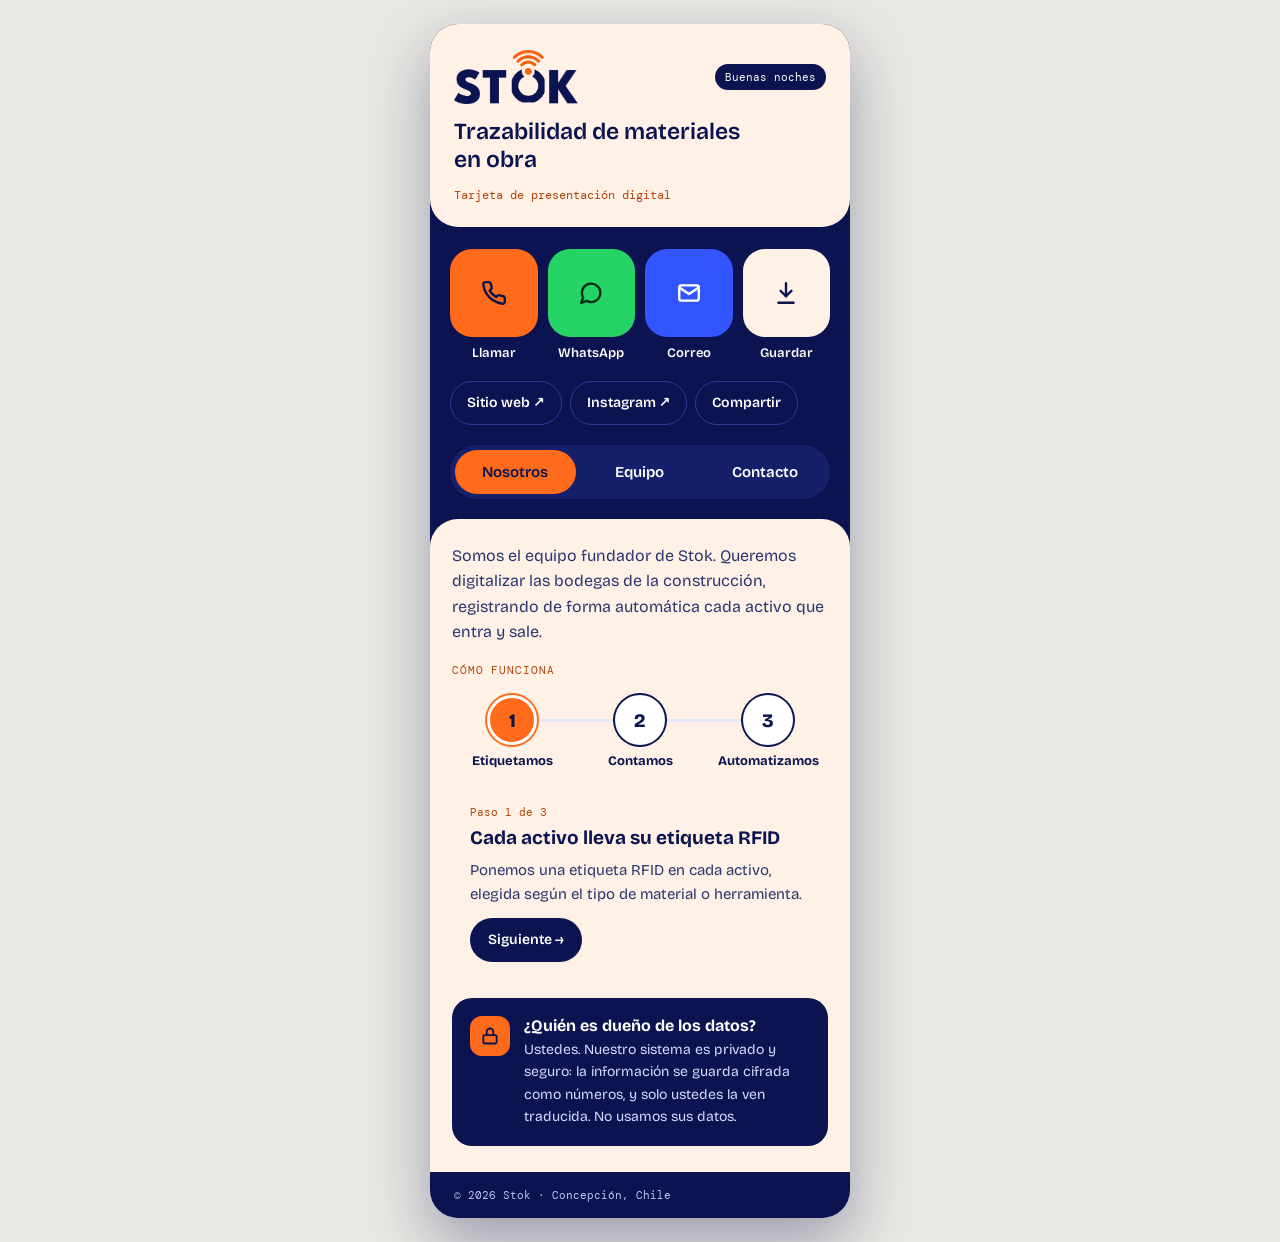
<file: index.html>
<!DOCTYPE html>
<html lang="es">
<head>
  <meta charset="UTF-8">
  <meta name="viewport" content="width=device-width, initial-scale=1">
  <title>Stok · Tarjeta de presentación digital</title>
  <meta name="description" content="Stok: trazabilidad de materiales en obra con RFID, visión artificial e IA.">
  <meta name="theme-color" content="#0b1450">
  <link rel="icon" href="img/logo-stok.png">
  <link rel="preconnect" href="https://fonts.googleapis.com">
  <link rel="preconnect" href="https://fonts.gstatic.com" crossorigin>
  <link href="https://fonts.googleapis.com/css2?family=Bricolage+Grotesque:opsz,wght@12..96,400;12..96,600;12..96,700;12..96,800&family=DM+Mono:wght@400;500&display=swap" rel="stylesheet">
  <link rel="stylesheet" href="css/styles.css">
</head>
<body>
  <main class="card">
    <header class="head" style="background-color: #FFF1E6">
      <div class="head-top">
        <img src="img/logo-stok.png" alt="Stok" class="logo">
        <span class="chip" id="saludo">Hola</span>
      </div>
      <h1 class="tagline">Trazabilidad de materiales en obra</h1>
      <span class="eyebrow">Tarjeta de presentación digital</span>
    </header>

    <nav class="actions" aria-label="Acciones rápidas">
      <a class="action" href="tel:+56941680798">
        <span class="tile tile-orange"><svg viewBox="0 0 24 24"><path d="M22 16.9v3a2 2 0 0 1-2.2 2 19.8 19.8 0 0 1-8.6-3.1 19.5 19.5 0 0 1-6-6A19.8 19.8 0 0 1 2.1 4.2 2 2 0 0 1 4.1 2h3a2 2 0 0 1 2 1.7c.1.9.4 1.8.7 2.7a2 2 0 0 1-.5 2.1L8 9.8a16 16 0 0 0 6 6l1.3-1.3a2 2 0 0 1 2.1-.4c.9.3 1.8.6 2.7.7a2 2 0 0 1 1.7 2z"/></svg></span>Llamar</a>
      <a class="action" href="https://wa.me/56941680798?text=Hola%20Stok%2C%20vi%20su%20tarjeta%20digital" target="_blank" rel="noopener noreferrer">
        <span class="tile tile-green"><svg viewBox="0 0 24 24"><path d="M3 21l1.7-5A8.5 8.5 0 1 1 8 19.3z"/></svg></span>WhatsApp</a>
      <a class="action" href="mailto:empresastaller2026@gmail.com?subject=Contacto%20desde%20la%20tarjeta%20digital%20de%20Stok">
        <span class="tile tile-blue"><svg viewBox="0 0 24 24"><rect x="3" y="5" width="18" height="14" rx="2"/><path d="m3 7 9 6 9-6"/></svg></span>Correo</a>
      <a class="action" href="stok.vcf" download="Stok.vcf" id="guardar">
        <span class="tile tile-white" style="background-color: #FFF1E6"><svg viewBox="0 0 24 24"><path d="M12 3v12"/><path d="m7 10 5 5 5-5"/><path d="M5 21h14"/></svg></span>Guardar</a>
    </nav>

    <div class="pills">
      <a class="pill" href="https://www.stokchile.cl/#aku" target="_blank" rel="noopener noreferrer">Sitio web ↗</a>
      <a class="pill" href="https://www.instagram.com/stok.cl/" target="_blank" rel="noopener noreferrer">Instagram ↗</a>
      <button class="pill" type="button" id="compartir">Compartir</button>
    </div>

    <div class="tabs" role="tablist">
      <button class="tab is-active" role="tab" data-tab="nosotros" aria-selected="true">Nosotros</button>
      <button class="tab" role="tab" data-tab="equipo" aria-selected="false">Equipo</button>
      <button class="tab" role="tab" data-tab="contacto" aria-selected="false">Contacto</button>
    </div>

    <section class="sheet" style="background-color: #FFF1E6">
      <div class="panel" id="panel-nosotros">
        <p class="text">Somos el equipo fundador de Stok. Queremos digitalizar las bodegas de la construcción, registrando de forma automática cada activo que entra y sale.</p>
        <span class="label">Cómo funciona</span>
        <div class="stepper">
          <div class="stepper-line"></div>
          <button class="step is-active" data-step="0"><span class="dot">1</span>Etiquetamos</button>
          <button class="step" data-step="1"><span class="dot">2</span>Contamos</button>
          <button class="step" data-step="2"><span class="dot">3</span>Automatizamos</button>
        </div>
        <div class="step-box">
          <span class="step-tag" id="step-tag">Paso 1 de 3</span>
          <strong class="step-title" id="step-title"></strong>
          <p class="text" id="step-text"></p>
          <button class="btn-next" id="step-next" type="button">Siguiente →</button>
        </div>
        <div class="privacy">
          <span class="privacy-icon"><svg viewBox="0 0 24 24"><rect x="4" y="11" width="16" height="10" rx="2"/><path d="M8 11V7a4 4 0 0 1 8 0v4"/></svg></span>
          <div>
            <strong>¿Quién es dueño de los datos?</strong>
            <p>Ustedes. Nuestro sistema es privado y seguro: la información se guarda cifrada como números, y solo ustedes la ven traducida. No usamos sus datos.</p>
          </div>
        </div>
      </div>

      <div class="panel" id="panel-equipo" hidden>
        <div class="member"><img src="img/gustavo.jpeg" alt="Gustavo Fierro"><div><strong>Gustavo Fierro</strong><span>Ingeniero civil en automatizacion</span></div></div>
        <div class="member"><img src="img/joaquin.jpeg" alt="Joaquin Gonzáles"><div><strong>Joaquin Gonzáles</strong><span>Ingeniero civil en construccion</span></div></div>
        <div class="member"><img src="img/kevin.jpeg" alt="Kevin Escobar"><div><strong>Kevin Escobar</strong><span>Ingeniero civil en construccion</span></div></div>
      </div>

      <div class="panel" id="panel-contacto" hidden>
        <button class="row" type="button" data-copy="+56941680798" data-msg="Teléfono copiado"><span><small>Teléfono</small>+56 9 4168 0798</span><em>Copiar</em></button>
        <button class="row" type="button" data-copy="empresastaller2026@gmail.com" data-msg="Correo copiado"><span><small>Correo</small>empresastaller2026@gmail.com</span><em>Copiar</em></button>
        <div class="row"><span><small>Ubicación</small>Concepción, Chile</span></div>
      </div>
    </section>

    <footer class="foot">© <span id="anio"></span> Stok · Concepción, Chile</footer>
  </main>

  <div class="toast" id="toast" role="status" aria-live="polite"></div>
  <script src="js/script.js"></script>
</body>
</html>
</file>
<file: css/styles.css>
:root {
  --navy: #0b1450;
  --navy-2: #16206a;
  --navy-line: #2c3a96;
  --orange: #ff6b1a;
  --orange-ink: #b2440a;
  --orange-soft: #fff1e6;
  --green: #25d366;
  --blue: #3355ff;
  --soft: #f0f2fb;
  --soft-2: #e4e8fa;
  --muted: #4a5288;
  --body: #2c3570;
}
* { box-sizing: border-box; }
body {
  margin: 0;
  min-height: 100vh;
  background: #e9e7e2;
  font-family: 'Bricolage Grotesque', system-ui, sans-serif;
  color: var(--navy);
  display: flex;
  justify-content: center;
  padding: 24px 12px;
}
a { color: inherit; }
button { font: inherit; cursor: pointer; }
svg { width: 26px; height: 26px; fill: none; stroke: currentColor; stroke-width: 2.2; stroke-linecap: round; stroke-linejoin: round; }

.card {
  width: 100%;
  max-width: 420px;
  background: var(--navy);
  color: #fff;
  border-radius: 28px;
  overflow: hidden;
  box-shadow: 0 24px 60px rgba(11, 20, 80, .35);
  align-self: flex-start;
}

.head { background: #fff; color: var(--navy); padding: 26px 24px 24px; border-radius: 0 0 28px 28px; display: flex; flex-direction: column; gap: 14px; }
.head-top { display: flex; justify-content: space-between; align-items: center; gap: 12px; }
.logo { display: block; height: 54px; width: auto; }
.chip { font-family: 'DM Mono', monospace; font-size: 11px; background: var(--navy); color: #fff; padding: 6px 10px; border-radius: 999px; }
.tagline { margin: 0; font-size: 23px; line-height: 1.2; font-weight: 600; text-wrap: pretty; }
.eyebrow { font-family: 'DM Mono', monospace; font-size: 12px; color: var(--orange-ink); }

.actions { padding: 22px 20px 10px; display: grid; grid-template-columns: repeat(4, minmax(0, 1fr)); gap: 10px; }
.action { display: flex; flex-direction: column; align-items: center; gap: 8px; text-decoration: none; color: #fff; font-size: 13px; font-weight: 600; transition: transform .15s; }
.action:active { transform: scale(.93); }
.tile { width: 100%; aspect-ratio: 1; border-radius: 22px; display: flex; align-items: center; justify-content: center; }
.tile-orange { background: var(--orange); color: var(--navy); }
.tile-green { background: var(--green); color: #062e17; }
.tile-blue { background: var(--blue); color: #fff; }
.tile-white { background: #fff; color: var(--navy); }

.pills { padding: 10px 20px 20px; display: flex; gap: 8px; flex-wrap: wrap; }
.pill { min-height: 44px; padding: 0 16px; display: flex; align-items: center; border: 1.5px solid var(--navy-line); border-radius: 999px; background: transparent; color: #fff; text-decoration: none; font-size: 14px; font-weight: 600; transition: border-color .2s; }
.pill:hover { border-color: var(--orange); }

.tabs { margin: 0 20px 20px; padding: 5px; background: var(--navy-2); border-radius: 999px; display: grid; grid-template-columns: repeat(3, minmax(0, 1fr)); gap: 4px; }
.tab { min-height: 44px; border: 0; border-radius: 999px; background: transparent; color: #fff; font-weight: 600; font-size: 15px; transition: background .2s, color .2s; }
.tab.is-active { background: var(--orange); color: var(--navy); }

.sheet { background: #fff; color: var(--navy); border-radius: 28px 28px 0 0; padding: 24px 22px 26px; min-height: 360px; }
.panel { display: flex; flex-direction: column; gap: 18px; }
.panel[hidden] { display: none; }
#panel-equipo, #panel-contacto { gap: 10px; }
.text { margin: 0; font-size: 16px; line-height: 1.6; color: var(--body); text-wrap: pretty; }
.label { font-family: 'DM Mono', monospace; font-size: 11px; letter-spacing: .08em; text-transform: uppercase; color: var(--orange-ink); }

.stepper { position: relative; display: grid; grid-template-columns: repeat(3, minmax(0, 1fr)); gap: 8px; }
.stepper-line { position: absolute; left: 16%; right: 16%; top: 24px; height: 3px; background: var(--soft-2); border-radius: 2px; }
.step { position: relative; display: flex; flex-direction: column; align-items: center; gap: 8px; padding: 0; border: 0; background: none; color: var(--navy); font-size: 13px; font-weight: 700; }
.dot { width: 50px; height: 50px; border-radius: 50%; background: #fff; color: var(--navy); border: 3px solid #fff; box-shadow: 0 0 0 2px var(--navy); display: flex; align-items: center; justify-content: center; font-weight: 800; font-size: 19px; transition: background .2s, color .2s; }
.step.is-done .dot { background: var(--navy); color: #fff; }
.step.is-active .dot { background: var(--orange); color: var(--navy); box-shadow: 0 0 0 2px var(--orange); }

.step-box { display: flex; flex-direction: column; gap: 8px; padding: 18px; background: var(--orange-soft); border-radius: 20px; }
.step-box .text { font-size: 15px; }
.step-tag { font-family: 'DM Mono', monospace; font-size: 11px; color: var(--orange-ink); }
.step-title { font-size: 19px; line-height: 1.2; }
.btn-next { align-self: flex-start; margin-top: 4px; min-height: 44px; padding: 0 18px; border: 0; border-radius: 999px; background: var(--navy); color: #fff; font-weight: 600; font-size: 14px; transition: transform .15s; }
.btn-next:active { transform: scale(.95); }

.privacy { display: flex; gap: 14px; align-items: flex-start; padding: 18px; background: var(--navy); color: #fff; border-radius: 20px; }
.privacy-icon { width: 40px; height: 40px; flex-shrink: 0; border-radius: 12px; background: var(--orange); color: var(--navy); display: flex; align-items: center; justify-content: center; }
.privacy-icon svg { width: 20px; height: 20px; }
.privacy strong { font-size: 16px; }
.privacy p { margin: 4px 0 0; font-size: 14px; line-height: 1.6; color: #d6dcff; }

.member { display: flex; align-items: center; gap: 14px; padding: 10px; background: var(--soft); border-radius: 20px; }
.member img { width: 68px; height: 68px; flex-shrink: 0; object-fit: cover; object-position: 50% 20%; border-radius: 16px; }
.member div { display: flex; flex-direction: column; gap: 3px; min-width: 0; }
.member strong { font-size: 17px; }
.member span { font-family: 'DM Mono', monospace; font-size: 12px; color: var(--muted); }

.row { display: flex; justify-content: space-between; align-items: center; gap: 10px; min-height: 60px; padding: 0 16px; background: var(--soft); border: 0; border-radius: 18px; color: var(--navy); text-align: left; font-size: 16px; font-weight: 600; }
button.row:hover { background: var(--soft-2); }
.row span { display: flex; flex-direction: column; gap: 2px; min-width: 0; overflow-wrap: anywhere; }
.row small { font-family: 'DM Mono', monospace; font-size: 11px; font-weight: 400; color: var(--muted); }
.row em { font-style: normal; font-family: 'DM Mono', monospace; font-size: 12px; font-weight: 400; color: var(--orange-ink); }

.foot { color: #b9c4ff; padding: 16px 24px; font-family: 'DM Mono', monospace; font-size: 11px; }

.toast { position: fixed; left: 50%; bottom: 32px; transform: translate(-50%, 20px); opacity: 0; pointer-events: none; background: var(--navy); color: #fff; padding: 14px 22px; border-radius: 999px; font-size: 15px; font-weight: 500; box-shadow: 0 12px 30px rgba(15, 26, 92, .35); transition: opacity .2s, transform .2s; }
.toast::before { content: ''; display: inline-block; width: 8px; height: 8px; border-radius: 50%; background: var(--orange); margin-right: 10px; vertical-align: middle; }
.toast.is-visible { opacity: 1; transform: translate(-50%, 0); }
</file>
